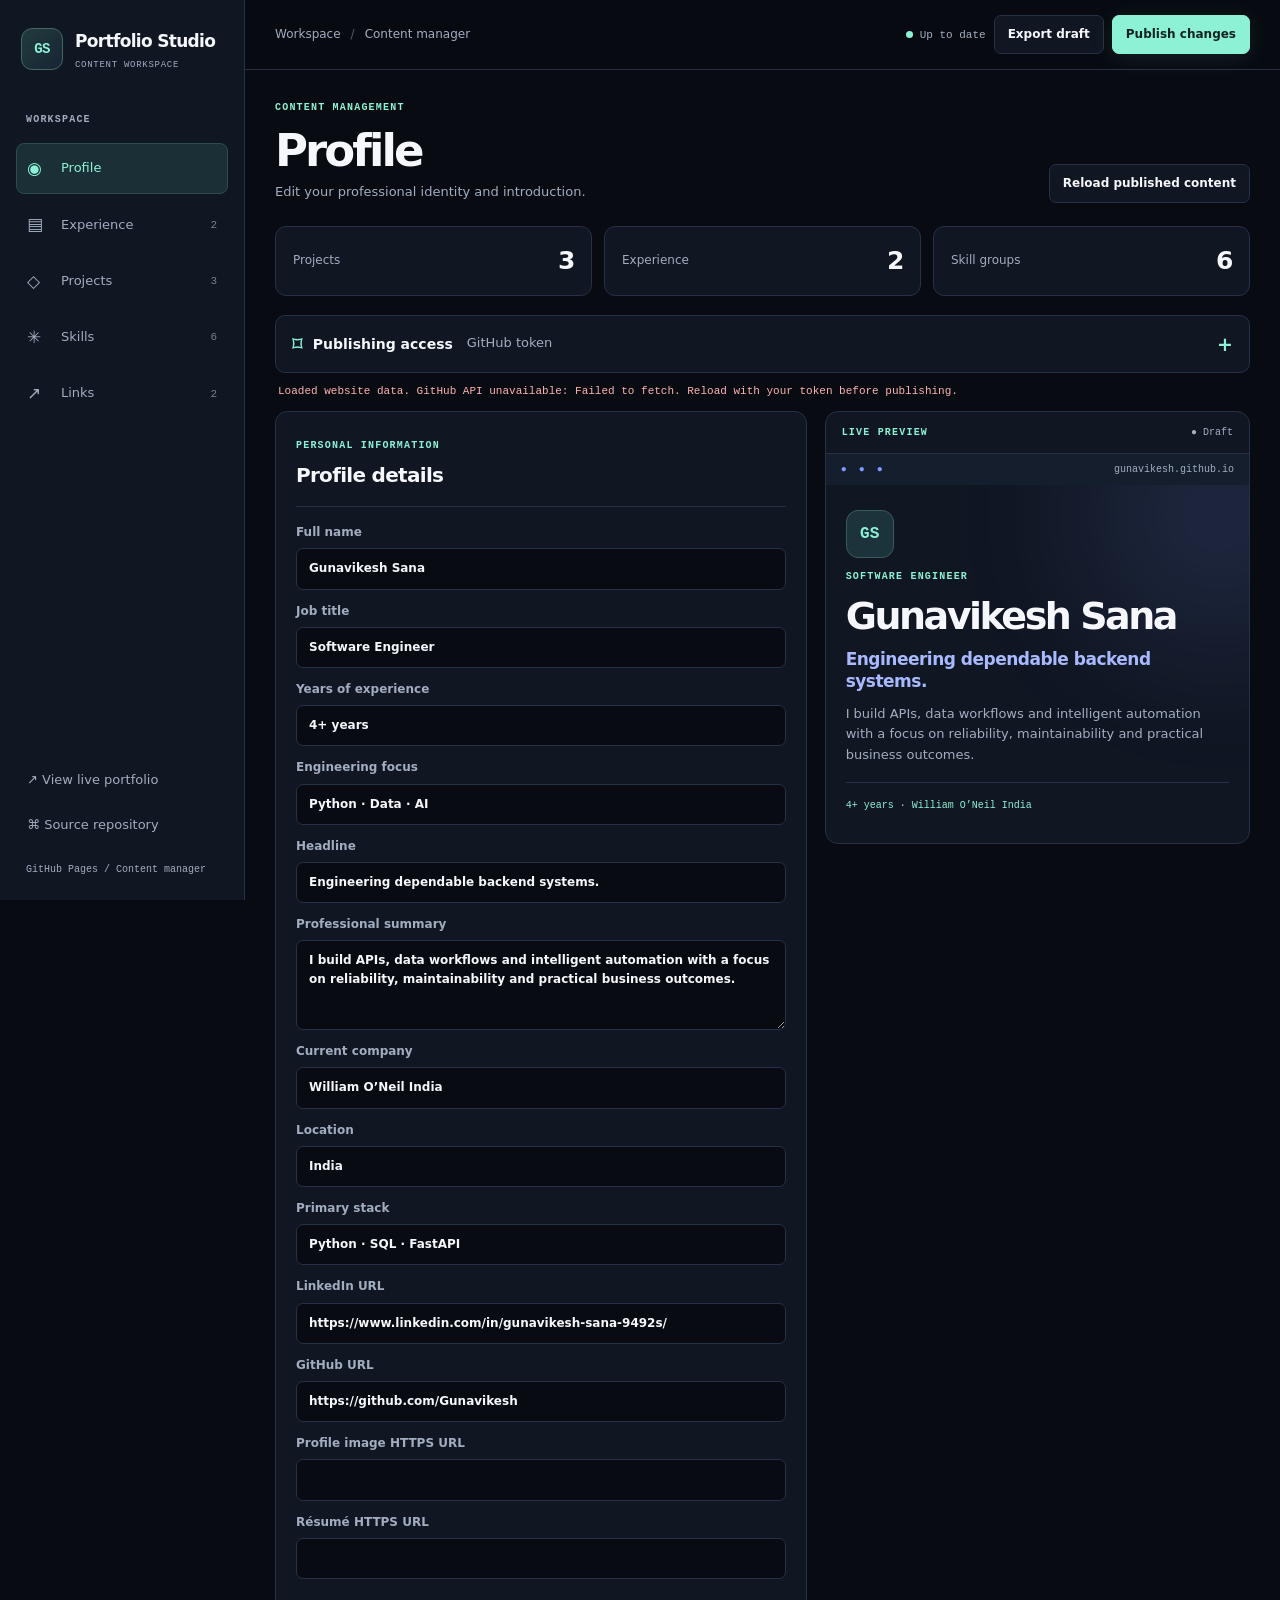
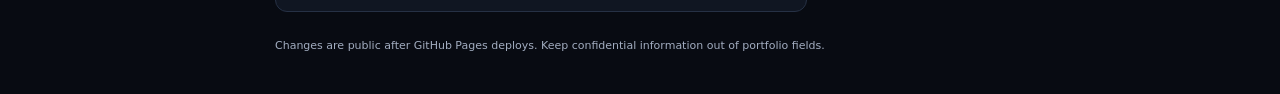
<file: admin/index.html>
<!doctype html><html lang="en"><head><meta charset="utf-8"><meta name="viewport" content="width=device-width,initial-scale=1"><meta name="robots" content="noindex"><meta name="theme-color" content="#080b12"><title>Portfolio Studio — Content Workspace</title><style>:root{color-scheme:dark;--bg:#080b12;--surface:#101622;--surface2:#151e2d;--ink:#f5f7fd;--muted:#a2adc0;--accent:#8df2d5;--accent2:#8099ff;--line:#263145;--mono:ui-monospace,SFMono-Regular,Consolas,monospace;--ease:cubic-bezier(.22,1,.36,1)}*{box-sizing:border-box}body{margin:0;background:var(--bg);color:var(--ink);font:14px/1.6 system-ui,-apple-system,BlinkMacSystemFont,"Segoe UI",sans-serif}a{color:inherit;text-decoration:none}button,input,textarea{font:inherit}button{cursor:pointer}button:disabled{cursor:not-allowed;opacity:.45}button:focus-visible,a:focus-visible,input:focus-visible,textarea:focus-visible,summary:focus-visible{outline:2px solid var(--accent2);outline-offset:3px}h1,h2,h3,p{margin:0}.studio{display:grid;grid-template-columns:245px minmax(0,1fr);min-height:100vh}.sidebar{height:100vh;position:sticky;top:0;padding:25px 16px;display:flex;flex-direction:column;gap:16px;background:var(--surface);border-right:1px solid var(--line)}.brand{display:flex;align-items:center;gap:12px;padding:3px 5px 26px;font-weight:730;font-size:17px;letter-spacing:-.04em}.brand small{display:block;color:var(--muted);font:9px var(--mono);letter-spacing:.08em;margin-top:5px}.brand-mark{width:42px;height:42px;display:grid;place-items:center;border:1px solid #49655f;background:linear-gradient(135deg,#213c3d,#172434);border-radius:11px;color:var(--accent);font:700 14px var(--mono);flex:none}.sidebar-label,.label{color:var(--accent);font:600 10px/1.5 var(--mono);letter-spacing:.12em;text-transform:uppercase}.sidebar-label{color:var(--muted);padding-left:10px}.tabs{display:grid;gap:5px}.side-link{display:flex;align-items:center;gap:12px;color:var(--muted);width:100%;background:transparent;border:1px solid transparent;border-radius:8px;padding:11px 10px;text-align:left;font-size:13px;transition:background .25s,color .25s,transform .25s}.side-link:hover{background:var(--surface2);color:var(--ink);transform:translateX(2px)}.side-link[aria-pressed=true]{background:#1b3036;border-color:#304b4b;color:var(--accent)}.side-icon{width:22px;font-size:17px}.side-count{margin-left:auto;font:11px var(--mono);opacity:.7}.sidebar-bottom{margin-top:auto}.sidebar-bottom p{color:var(--muted);font:10px var(--mono);padding:16px 10px 0}.workspace{min-width:0}.topbar{height:70px;display:flex;justify-content:space-between;align-items:center;gap:12px;padding:0 30px;border-bottom:1px solid var(--line);position:sticky;top:0;z-index:5;background:#080b12ef;backdrop-filter:blur(18px)}.breadcrumb{display:flex;gap:10px;align-items:center;color:var(--muted);font-size:12px}.breadcrumb span{opacity:.5}.top-actions,.buttons{display:flex;align-items:center;gap:8px;flex-wrap:wrap}.btn{display:inline-flex;align-items:center;justify-content:center;gap:8px;border:1px solid var(--line);border-radius:7px;background:var(--surface);color:var(--ink);padding:9px 13px;font-size:12px;font-weight:600;transition:transform .25s var(--ease),border-color .25s,background .25s}.btn:hover:not(:disabled){transform:translateY(-2px);border-color:var(--accent)}.btn.primary{background:var(--accent);color:#102320;border-color:var(--accent);box-shadow:0 4px 24px #8df2d51a}.draft-badge{font:11px var(--mono);color:var(--muted);white-space:nowrap}.draft-badge:before{content:"";display:inline-block;width:7px;height:7px;margin-right:7px;border-radius:50%;background:var(--accent)}.draft-badge.dirty{color:#f3c77c}.draft-badge.dirty:before{background:#f3c77c;animation:pulse 2s infinite}.workspace-inner{max-width:1500px;margin:auto;padding:30px}.page-heading{display:flex;align-items:end;justify-content:space-between;gap:14px;margin-bottom:23px;animation:enter .6s var(--ease) both}.page-heading h1{font-size:clamp(30px,4vw,45px);letter-spacing:-.065em;line-height:1.2;margin:9px 0 4px}.muted{color:var(--muted);font-size:13px}.stats{display:grid;grid-template-columns:repeat(3,1fr);gap:12px;margin-bottom:19px}.stat{background:var(--surface);border:1px solid var(--line);border-radius:11px;padding:14px 17px;display:flex;align-items:center;justify-content:space-between;gap:8px;animation:enter .5s var(--ease) both}.stat:nth-child(2){animation-delay:60ms}.stat:nth-child(3){animation-delay:120ms}.stat span{color:var(--muted);font-size:12px}.stat strong{font-size:25px;letter-spacing:-.06em}.auth-panel{border:1px solid var(--line);border-radius:10px;background:var(--surface);overflow:hidden}.auth-panel summary{display:flex;align-items:center;gap:10px;padding:12px 16px;cursor:pointer;list-style:none;font-weight:600}.auth-panel summary::-webkit-details-marker{display:none}.auth-panel summary:after{content:"+";margin-left:auto;color:var(--accent);font-size:19px}.auth-panel[open] summary:after{content:"−"}.auth-icon{color:var(--accent);font-size:20px}.auth-panel summary .muted{font-weight:400;margin-left:4px}.auth-body{padding:0 16px 16px;animation:enter .3s var(--ease) both}.auth-body label{margin-top:12px}.status{padding:10px 3px;color:var(--muted);font:11px/1.6 var(--mono);min-height:38px;overflow-wrap:anywhere}.status.error{color:#ffb2b2}.editor{display:grid;grid-template-columns:minmax(0,1.25fr) minmax(0,1fr);gap:18px;align-items:start}.editor-fields{display:grid;gap:14px;min-width:0}.panel{background:var(--surface);border:1px solid var(--line);border-radius:12px;padding:20px;animation:enter .42s var(--ease) both}.field-heading{padding-bottom:15px;border-bottom:1px solid var(--line);margin-bottom:16px}.field-heading h2{font-size:20px;letter-spacing:-.035em;margin-top:5px}label{display:block;margin:12px 0;color:var(--muted);font-size:12px;font-weight:550}input,textarea{width:100%;display:block;background:var(--bg);color:var(--ink);border:1px solid var(--line);border-radius:7px;padding:10px 12px;margin-top:6px;transition:border-color .2s,box-shadow .2s;min-width:0}input:focus,textarea:focus{border-color:var(--accent2);box-shadow:0 0 0 3px #8099ff14}textarea{min-height:90px;resize:vertical}button.danger{color:#f8a7a7;margin-top:10px}.preview{position:sticky;top:90px;border:1px solid var(--line);background:var(--surface);border-radius:13px;overflow:hidden;min-width:0;animation:enter .55s var(--ease) both}.preview-head{display:flex;justify-content:space-between;align-items:center;padding:13px 16px;border-bottom:1px solid var(--line);gap:10px}.preview-live{font:10px var(--mono);color:var(--muted)}.preview-browser{display:flex;justify-content:space-between;gap:8px;padding:10px 15px;background:var(--surface2);font:10px var(--mono);color:var(--muted)}.preview-browser span:first-child{color:var(--accent2);letter-spacing:3px}.preview-hero{position:relative;isolation:isolate;overflow:hidden;padding:25px 20px 28px;display:grid;gap:11px}.preview-hero:before{content:"";position:absolute;width:260px;height:260px;right:-100px;top:-100px;border-radius:50%;background:#8099ff;filter:blur(75px);opacity:.15;z-index:-1;animation:glow 6s ease-in-out infinite}.preview-avatar{height:48px;width:48px;display:grid;place-items:center;border-radius:12px;background:#1d333b;border:1px solid #3b5b5b;color:var(--accent);font:700 16px var(--mono)}.preview h2{font-size:clamp(24px,3vw,38px);letter-spacing:-.065em;line-height:1.12;overflow-wrap:anywhere}.preview h3{font-size:17px;line-height:1.3;letter-spacing:-.03em;overflow-wrap:anywhere}.gradient-title{color:#a9b9ff}.preview p{color:var(--muted);font-size:13px;overflow-wrap:anywhere}.preview-meta{font:10px/1.8 var(--mono);color:var(--accent);border-top:1px solid var(--line);padding-top:14px;margin-top:5px}.card{margin:0 14px 12px;padding:13px;background:var(--bg);border:1px solid var(--line);border-radius:8px}.card p{margin-top:7px}.mobile-nav{display:none}footer{color:var(--muted);font-size:11px;padding:25px 0 10px}.startup{max-width:650px;margin:60px auto;padding:24px}.startup a{color:var(--accent)}@keyframes enter{from{opacity:0;transform:translateY(8px)}to{opacity:1;transform:translateY(0)}}@keyframes pulse{50%{opacity:.35}}@keyframes glow{50%{transform:scale(1.2);opacity:.22}}@media(max-width:1100px){.studio{grid-template-columns:200px minmax(0,1fr)}.workspace-inner{padding:22px}.topbar{padding:0 22px}.breadcrumb{display:none}.topbar{justify-content:flex-end}.editor{grid-template-columns:1fr}.preview{position:static}}@media(max-width:700px){.studio{grid-template-columns:1fr}.sidebar{position:static;height:auto;padding:13px 16px;gap:10px;border-right:0;border-bottom:1px solid var(--line)}.brand{padding:0;display:inline-flex}.mobile-nav{display:flex;align-self:flex-start}.sidebar-label,.sidebar-bottom{display:none}.tabs{display:none;grid-template-columns:repeat(2,1fr)}.tabs.open{display:grid}.topbar{height:auto;min-height:64px;padding:10px 16px;justify-content:flex-start}.top-actions{width:100%;justify-content:space-between}.workspace-inner{padding:18px 16px}.stats{gap:7px}.stat{flex-direction:column;align-items:flex-start;padding:10px}.stat strong{font-size:22px}.page-heading{align-items:flex-start;flex-wrap:wrap}.panel{padding:16px}.draft-badge{font-size:10px}.btn{padding:8px 10px}.preview{position:static}}@media(prefers-reduced-motion:reduce){*,*::before,*::after{animation:none!important;transition:none!important;scroll-behavior:auto!important}}</style></head><body><div id="root"><main class="startup"><h1>Portfolio Studio</h1><p id="startup-status" role="status">Starting the editor…</p><p><a href="../">Return to portfolio</a></p><noscript>Enable JavaScript to edit your portfolio.</noscript></main></div><script>
try {
const repo="Gunavikesh/Gunavikesh.github.io";
const endpoint="https://api.github.com/repos/"+repo+"/contents/data/portfolio.json";
const fields={profile:{name:"Full name",title:"Job title",experience:"Years of experience",focus:"Engineering focus",headline:"Headline",bio:"Professional summary",company:"Current company",location:"Location",primaryStack:"Primary stack",linkedin:"LinkedIn URL",github:"GitHub URL",photo:"Profile image HTTPS URL",resume:"Résumé HTTPS URL"},experience:{company:"Company",role:"Role",period:"Period",details:"Responsibilities (one per line)",stack:"Technologies (one per line)"},projects:{name:"Project name",domain:"Category",summary:"Summary",challenge:"Challenge",approach:"Approach",engineering:"Engineering focus",architecture:"Architecture steps (one per line)",stack:"Technologies (one per line)",link:"Project HTTPS URL"},skills:{name:"Skill category",description:"Description",stack:"Technologies (one per line)"},links:{name:"Repository name",url:"HTTPS URL"}};
const arrays=new Set(["details","stack","architecture"]);
const long=new Set(["bio","summary","challenge","approach","engineering","description",...arrays]);
const root=document.getElementById("root");
let data=null,sha="",tab="profile",busy=false,dirty=false;
function el(tag,attrs={},...children){
 const node=document.createElement(tag);
 for(const [k,v] of Object.entries(attrs)){
  if(k==="className")node.className=v;else if(k==="onClick")node.addEventListener("click",v);else if(k==="onInput")node.addEventListener("input",v);else if(k==="value")node.value=v;else if(k==="disabled")node.disabled=v;else node.setAttribute(k,v);
 }
 for(const c of children.flat())if(c!==null&&c!==undefined)node.append(c instanceof Node?c:document.createTextNode(String(c)));
 return node;
}
const button=(text,fn,cls="btn")=>el("button",{type:"button",className:cls,onClick:fn},text);
const token=el("input",{type:"password",autocomplete:"off",placeholder:"Token is held in memory only","aria-label":"GitHub access token"});
const status=el("p",{className:"status",role:"status","aria-live":"polite"},"Loading portfolio…");
const editor=el("div",{className:"editor-fields"}),preview=el("aside",{className:"preview"}),tabs=el("nav",{className:"tabs","aria-label":"Content sections"});
const sectionTitle=el("h1",{},"Profile"),sectionDescription=el("p",{className:"muted"},"Edit your professional identity and introduction."),draftStatus=el("span",{className:"draft-badge"},"Loading"),stats=el("div",{className:"stats"}),authPanel=el("details",{className:"auth-panel"}),mobileNav=el("button",{type:"button",className:"btn mobile-nav","aria-expanded":"false"},"☰  Sections");
const info={profile:["Profile","Edit your professional identity and introduction.","◉"],experience:["Experience","Manage career history, responsibilities and technologies.","▤"],projects:["Projects","Create and update engineering case studies.","◇"],skills:["Skills","Organize technical expertise and technology stacks.","✳"],links:["Links","Manage links to your public repositories.","↗"]};
function refreshState(){draftStatus.textContent=busy?"Working…":dirty?"Unsaved changes":data?"Up to date":"Not loaded";draftStatus.className="draft-badge"+(dirty?" dirty":"");if(data){stats.replaceChildren(...[["Projects",data.projects.length],["Experience",data.experience.length],["Skill groups",data.skills.length]].map(([title,count])=>el("div",{className:"stat"},el("span",{},title),el("strong",{},count))))}}
const publishButton=button("Publish changes",publish,"btn primary");
const reloadButton=button("Reload published content",()=>{if(!dirty||confirm("Discard unsaved changes?"))load()});
const exportButton=button("Export draft",()=>{if(!data)return;const url=URL.createObjectURL(new Blob([JSON.stringify(data,null,2)],{type:"application/json"}));const a=el("a",{href:url,download:"portfolio.json"});a.click();setTimeout(()=>URL.revokeObjectURL(url),1000)});
function setBusy(value){busy=value;publishButton.disabled=value||!data;reloadButton.disabled=value;exportButton.disabled=value||!data;refreshState()}
function notify(message){status.textContent=message;status.className="status"+(/error|failed|unavailable|invalid|conflict|unable/i.test(message)?" error":"")}
function renderPreview(){
 refreshState();preview.replaceChildren(el("div",{className:"preview-head"},el("span",{className:"label"},"LIVE PREVIEW"),el("span",{className:"preview-live"},"● Draft")),el("div",{className:"preview-browser"},el("span",{},"● ● ●"),el("span",{},"gunavikesh.github.io")));
 if(!data)return;
 const p=data.profile;
 const initials=(p.name||"").split(/\s+/).filter(Boolean).map(s=>s[0]).slice(0,2).join("");
 preview.append(el("div",{className:"preview-hero"},el("div",{className:"preview-avatar"},initials||"GS"),el("div",{className:"label"},p.title||"Software engineer"),el("h2",{},p.name||"Your name"),el("h3",{className:"gradient-title"},p.headline||"Your headline"),el("p",{},p.bio),el("div",{className:"preview-meta"},p.experience+" · "+p.company)));
 if(tab!=="profile")for(const x of data[tab])preview.append(el("div",{className:"card"},el("h3",{},x.name||x.company||"New entry"),el("p",{},x.summary||x.description||x.role||x.url||""),el("p",{},(x.stack||[]).join(" · "))));
}
function render(){
 tabs.replaceChildren();editor.replaceChildren();if(!data){renderPreview();return}
 sectionTitle.textContent=info[tab][0];sectionDescription.textContent=info[tab][1];for(const t of Object.keys(fields)){const b=el("button",{type:"button",className:"side-link",onClick:()=>{tab=t;tabs.classList.remove("open");mobileNav.setAttribute("aria-expanded","false");render()}} ,el("span",{className:"side-icon"},info[t][2]),el("span",{},info[t][0]),el("span",{className:"side-count"},t==="profile"?"":data[t].length));b.setAttribute("aria-pressed",String(t===tab));tabs.append(b)}
 const entries=tab==="profile"?[data.profile]:data[tab];
 entries.forEach((obj,i)=>{
  const panel=el("div",{className:"panel field-panel"},el("div",{className:"field-heading"},el("span",{className:"label"},tab==="profile"?"PERSONAL INFORMATION":"ENTRY "+String(i+1).padStart(2,"0")),el("h2",{},tab==="profile"?"Profile details":obj.name||obj.company||"New entry")));
  for(const [k,title] of Object.entries(fields[tab])){
   const input=el(long.has(k)?"textarea":"input",{value:arrays.has(k)?(obj[k]||[]).join("\n"):obj[k]||"",onInput:e=>{obj[k]=arrays.has(k)?e.target.value.split("\n"):e.target.value;dirty=true;renderPreview()}});
   panel.append(el("label",{},title,input));
  }
  if(tab!=="profile")panel.append(button("Remove entry",()=>{if(confirm("Remove this entry from your draft?")){data[tab].splice(i,1);dirty=true;render()}},"btn danger"));
  editor.append(panel);
 });
 if(tab!=="profile")editor.append(button("+ Add entry",()=>{const obj=Object.fromEntries(Object.keys(fields[tab]).map(k=>[k,arrays.has(k)?[]:""]));if(tab==="projects")obj.id=crypto.randomUUID();data[tab].push(obj);dirty=true;render()}));
 renderPreview();
}
function validate(x){if(!x||!x.profile||!["experience","projects","skills","links"].every(k=>Array.isArray(x[k])))throw Error("Unexpected portfolio data format.");return x}
const decode=s=>new TextDecoder().decode(Uint8Array.from(atob(s.replace(/\s/g,"")),c=>c.charCodeAt(0)));
const encode=s=>{let str="";for(const b of new TextEncoder().encode(s))str+=String.fromCharCode(b);return btoa(str)};
async function githubRead(auth=""){const headers={Accept:"application/vnd.github+json"};if(auth)headers.Authorization="Bearer "+auth;const r=await fetch(endpoint,{cache:"no-store",headers});if(!r.ok)throw Error("GitHub returned "+r.status);const x=await r.json();return {data:validate(JSON.parse(decode(x.content))),sha:x.sha}}
async function load(){setBusy(true);notify("Loading…");try{try{const x=await githubRead(token.value.trim());data=x.data;sha=x.sha;notify("Loaded latest published content.")}catch(e){const r=await fetch("../data/portfolio.json",{cache:"no-store"});if(!r.ok)throw Error("Unable to load portfolio data (HTTP "+r.status+").");data=validate(await r.json());sha="";notify("Loaded website data. GitHub API unavailable: "+e.message+". Reload with your token before publishing.")}dirty=false;render()}catch(e){notify(e.message+" Use Reload to try again.")}finally{setBusy(false)}}
async function publish(){if(busy||!data)return;const auth=token.value.trim();if(!auth){authPanel.open=true;token.focus();notify("Enter your repository-scoped token to publish.");return}if(!sha){notify("Reload published content with your token before editing and publishing. Export your draft first if needed.");return}if(!confirm("Publish these details publicly?"))return;
 setBusy(true);try{const clean=JSON.parse(JSON.stringify(data));if(!clean.profile.name.trim())throw Error("Full name is required.");for(const key of ["experience","projects","skills"])for(const item of clean[key])for(const k of arrays)if(Array.isArray(item[k]))item[k]=item[k].map(s=>s.trim()).filter(Boolean);
 const r=await fetch(endpoint,{method:"PUT",headers:{Authorization:"Bearer "+auth,Accept:"application/vnd.github+json","Content-Type":"application/json"},body:JSON.stringify({message:"Update portfolio via Portfolio Studio",content:encode(JSON.stringify(clean,null,2)+"\n"),sha,branch:"main"})});const x=await r.json();
 if(!r.ok)throw Error(r.status===409||r.status===422?"Conflict or validation error. Export your draft before reloading.":r.status===401||r.status===403?"Token invalid, expired, or missing repository Contents write permission.":x.message||"Publish failed");
 sha=x.content.sha;data=clean;dirty=false;render();notify("Published to GitHub. Public changes appear after GitHub Pages deployment.");
 }catch(e){notify(e.message)}finally{setBusy(false)}}
mobileNav.addEventListener("click",()=>{const isOpen=tabs.classList.toggle("open");mobileNav.setAttribute("aria-expanded",String(isOpen))});
authPanel.append(el("summary",{},el("span",{className:"auth-icon"},"⌑"),el("span",{},"Publishing access"),el("span",{className:"muted"},"GitHub token")),el("div",{className:"auth-body"},el("p",{className:"muted"},"Use a short-lived fine-grained token for this repository only, with Contents read/write. The token stays in this tab and is never saved."),el("label",{},"GitHub access token",token),el("div",{className:"buttons"},el("a",{className:"btn",href:"https://github.com/settings/personal-access-tokens/new",target:"_blank",rel:"noopener noreferrer"},"Create token ↗"),button("Clear token",()=>{token.value="";notify("Token cleared.")}))));
root.replaceChildren(el("div",{className:"studio"},el("aside",{className:"sidebar"},el("a",{className:"brand",href:"../"},el("span",{className:"brand-mark"},"GS"),el("span",{},"Portfolio Studio",el("small",{},"CONTENT WORKSPACE"))),mobileNav,el("div",{className:"sidebar-label"},"WORKSPACE"),tabs,el("div",{className:"sidebar-bottom"},el("a",{className:"side-link",href:"../",target:"_blank",rel:"noopener noreferrer"},"↗  View live portfolio"),el("a",{className:"side-link",href:"https://github.com/"+repo,target:"_blank",rel:"noopener noreferrer"},"⌘  Source repository"),el("p",{},"GitHub Pages / Content manager"))),el("main",{className:"workspace"},el("header",{className:"topbar"},el("div",{className:"breadcrumb"},"Workspace",el("span",{},"/"),"Content manager"),el("div",{className:"top-actions"},draftStatus,exportButton,publishButton)),el("div",{className:"workspace-inner"},el("div",{className:"page-heading"},el("div",{},el("div",{className:"label"},"CONTENT MANAGEMENT"),sectionTitle,sectionDescription),reloadButton),stats,authPanel,status,el("div",{className:"editor"},editor,preview),el("footer",{},"Changes are public after GitHub Pages deploys. Keep confidential information out of portfolio fields.")))));
load();
window.addEventListener("beforeunload",e=>{if(dirty){e.preventDefault();e.returnValue=""}});

} catch (error) {
 const status = document.getElementById("startup-status");
 if(status) status.textContent = "Editor failed to start: " + error.message;
 else {const p=document.createElement("p");p.textContent="Editor startup error: "+error.message;document.getElementById("root").append(p);}
}
</script></body></html>
</file>
